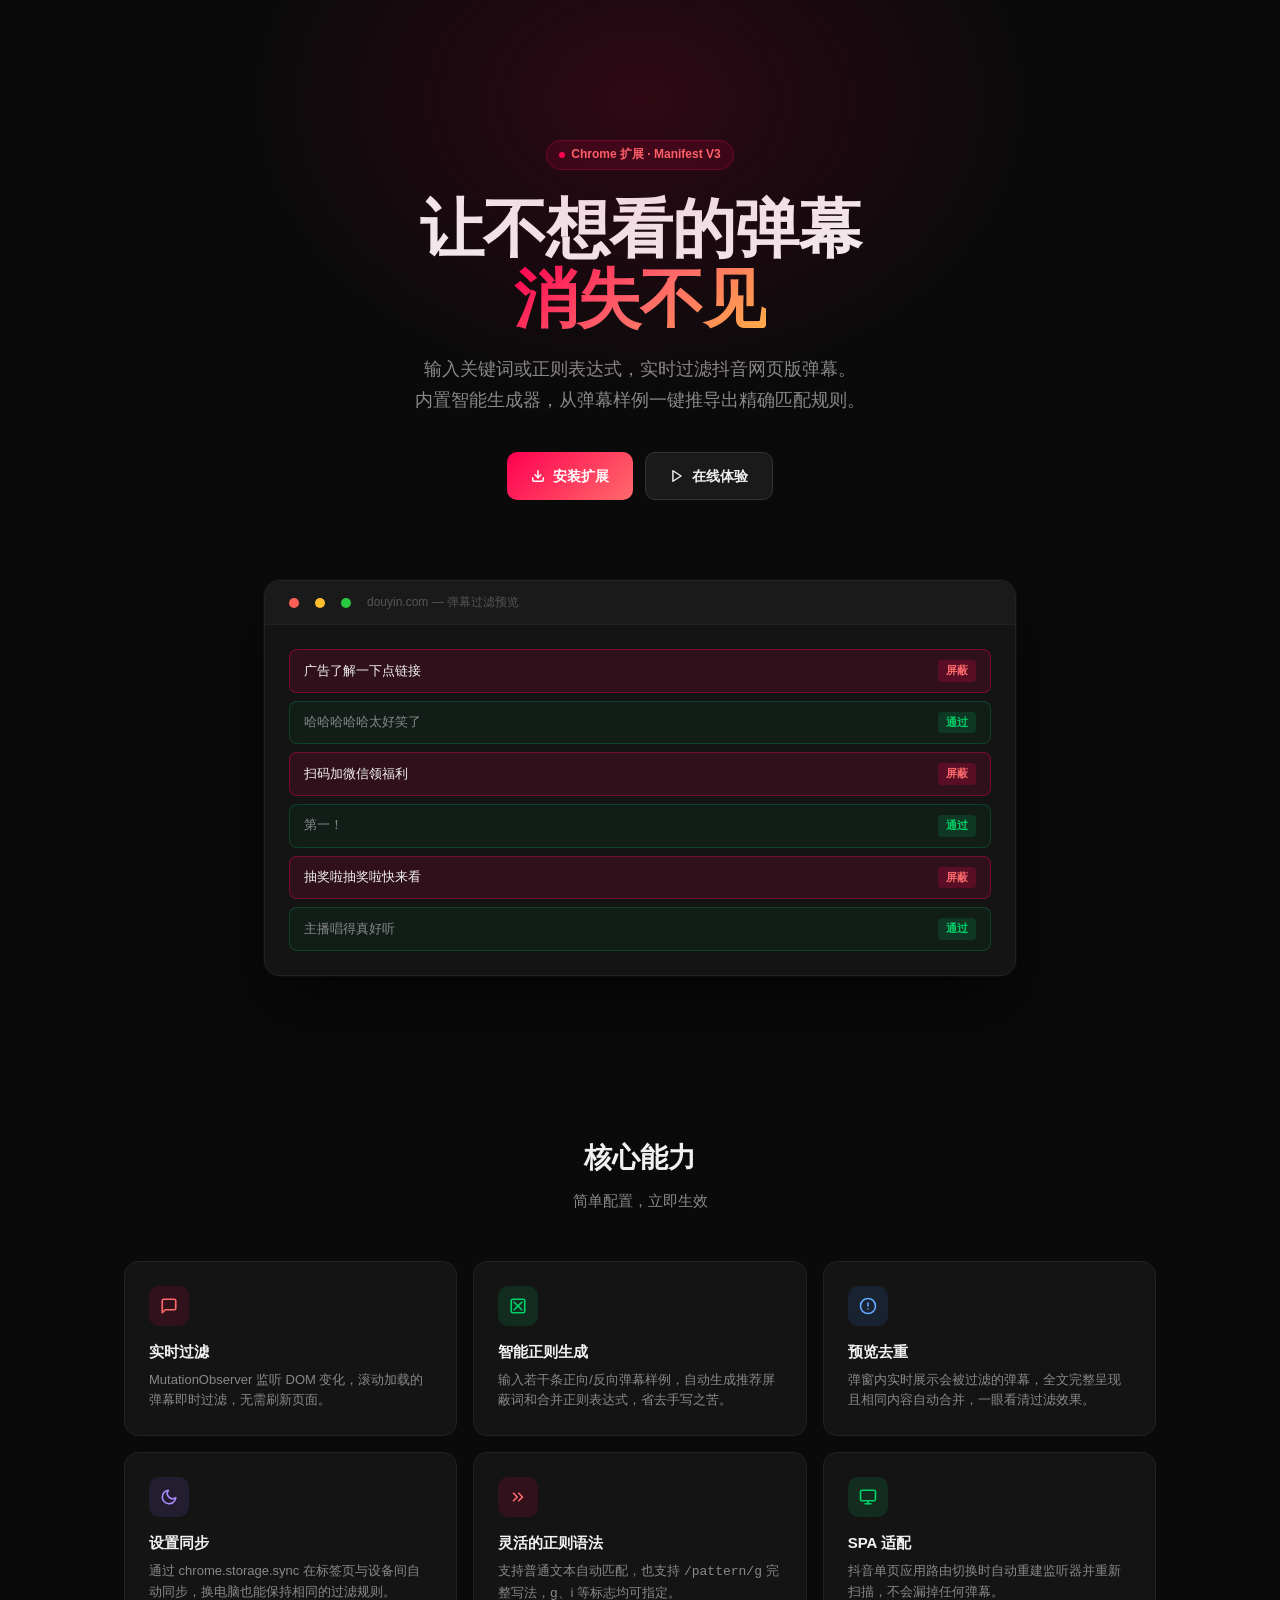
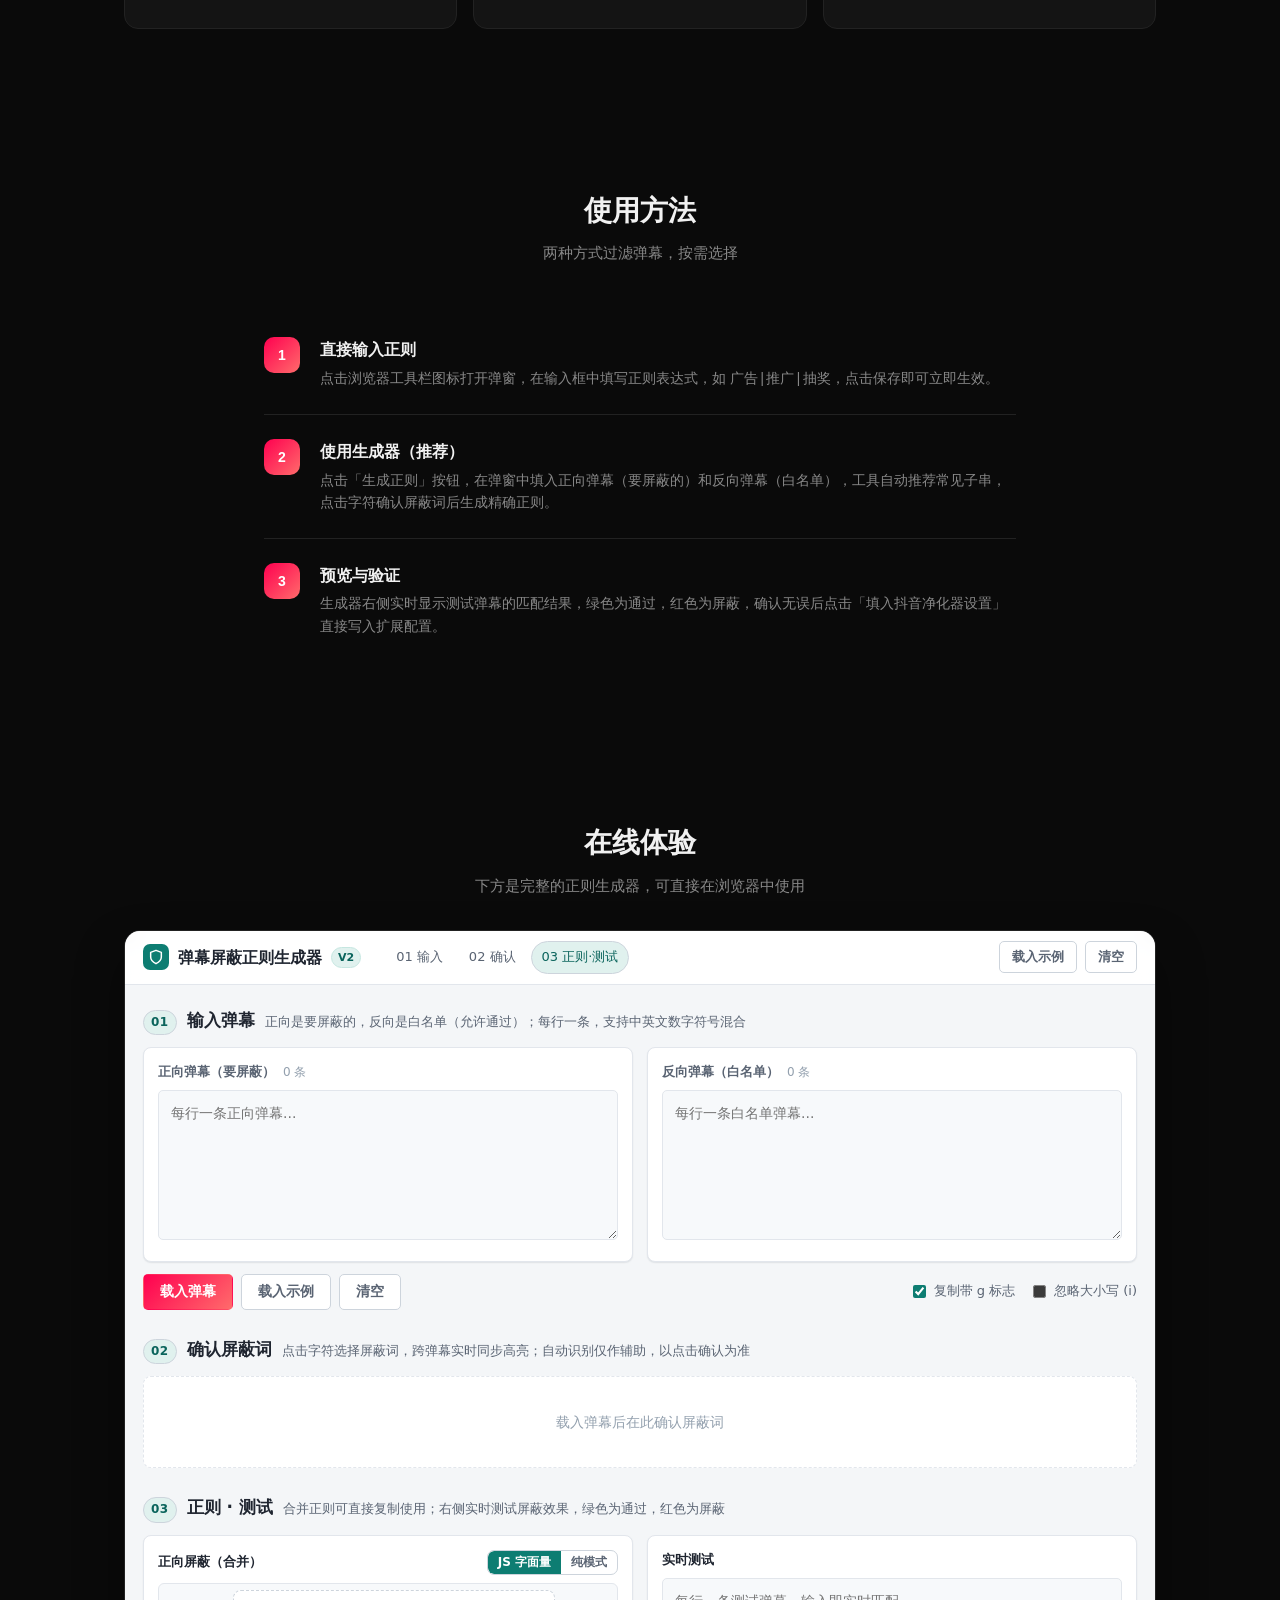
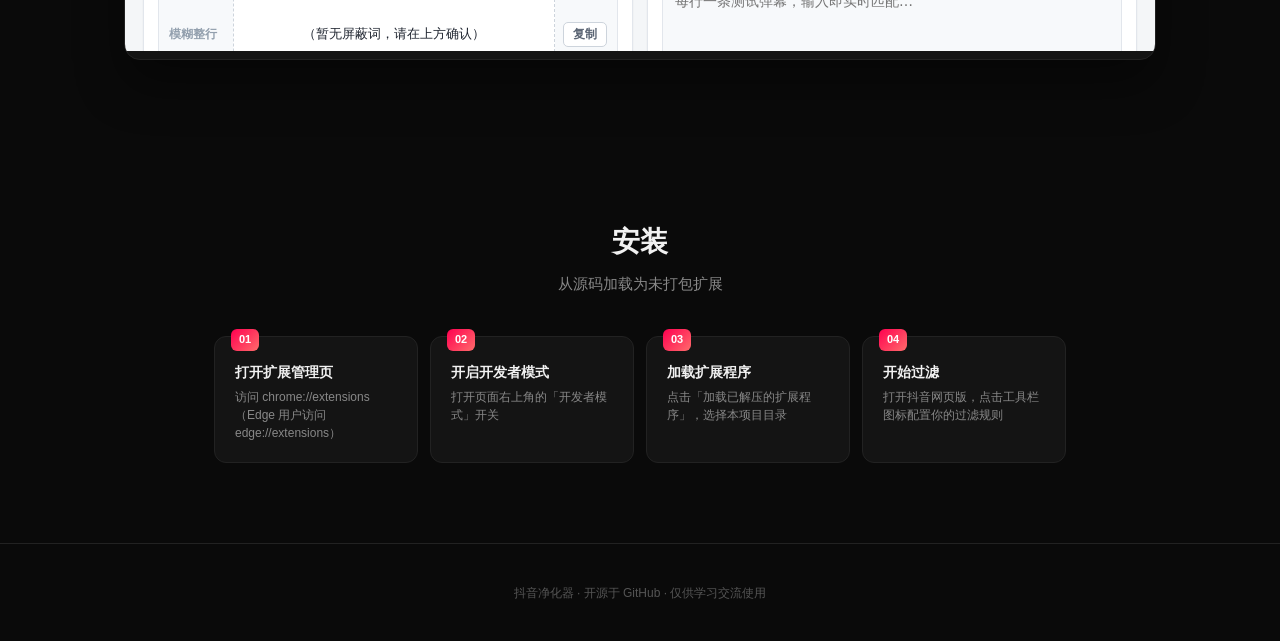
<file: index.html>
<!DOCTYPE html>
<html lang="zh-CN">
<head>
<meta charset="utf-8">
<meta name="viewport" content="width=device-width, initial-scale=1">
<meta name="color-scheme" content="dark">
<meta name="description" content="抖音净化器 — 用正则精确过滤抖音网页版弹幕，内置智能正则生成器">
<title>抖音净化器</title>
<style>
*, *::before, *::after { box-sizing: border-box; margin: 0; padding: 0; }

:root {
  --bg: #0a0a0a;
  --surface: #141414;
  --surface-2: #1a1a1a;
  --border: #222;
  --border-strong: #333;
  --text: #f1f1f1;
  --text-2: #888;
  --text-3: #555;
  --accent: #ff0050;
  --accent-2: #ff6b6b;
  --accent-soft: rgba(255,0,80,0.12);
  --success: #00d26a;
}

html { scroll-behavior: smooth; }
body {
  background: var(--bg);
  color: var(--text);
  font-family: -apple-system, BlinkMacSystemFont, 'Segoe UI', 'PingFang SC', 'Microsoft YaHei', sans-serif;
  line-height: 1.6;
  overflow-x: hidden;
  -webkit-font-smoothing: antialiased;
}



/* ── HERO ── */
.hero {
  padding: 140px 24px 80px;
  text-align: center;
  position: relative;
  overflow: hidden;
}
.hero::before {
  content: '';
  position: absolute; top: -200px; left: 50%; transform: translateX(-50%);
  width: 800px; height: 600px;
  background: radial-gradient(ellipse, rgba(255,0,80,0.15) 0%, transparent 70%);
  pointer-events: none;
}
.hero-badge {
  display: inline-flex; align-items: center; gap: 6px;
  font-size: 12px; font-weight: 600; color: var(--accent-2);
  background: var(--accent-soft); border: 1px solid rgba(255,0,80,0.25);
  padding: 4px 12px; border-radius: 999px; margin-bottom: 24px;
}
.hero-badge::before { content: ''; width: 6px; height: 6px; background: var(--accent); border-radius: 50%; }
.hero h1 {
  font-size: clamp(36px, 6vw, 64px);
  font-weight: 800; line-height: 1.1;
  letter-spacing: -1px;
  margin-bottom: 20px;
}
.hero h1 .grad {
  background: linear-gradient(135deg, #ff0050, #ff6b6b, #ffb347);
  -webkit-background-clip: text; -webkit-text-fill-color: transparent;
  background-clip: text;
}
.hero p {
  font-size: 18px; color: var(--text-2);
  max-width: 520px; margin: 0 auto 36px;
  line-height: 1.7;
}
.hero-actions { display: flex; gap: 12px; justify-content: center; flex-wrap: wrap; }
.btn {
  display: inline-flex; align-items: center; gap: 8px;
  padding: 12px 24px; border-radius: 10px;
  font-size: 14px; font-weight: 600;
  cursor: pointer; border: none;
  text-decoration: none; transition: all .15s;
}
.btn-primary { background: linear-gradient(135deg, #ff0050, #ff6b6b); color: #fff; }
.btn-primary:hover { opacity: 0.88; transform: translateY(-1px); }
.btn-secondary { background: var(--surface-2); color: var(--text); border: 1px solid var(--border-strong); }
.btn-secondary:hover { border-color: #555; transform: translateY(-1px); }

/* ── LIVE PREVIEW ── */
.live-preview {
  max-width: 800px; margin: 0 auto; padding: 0 24px 80px;
}
.preview-frame {
  background: var(--surface);
  border: 1px solid var(--border);
  border-radius: 16px;
  overflow: hidden;
  box-shadow: 0 32px 64px rgba(0,0,0,0.5), 0 0 0 1px rgba(255,255,255,0.04);
}
.preview-bar {
  display: flex; align-items: center; gap: 8px;
  padding: 12px 16px;
  background: var(--surface-2);
  border-bottom: 1px solid var(--border);
}
.dot { width: 10px; height: 10px; border-radius: 50%; }
.dot.r { background: #ff5f57; }
.dot.y { background: #ffbd2e; }
.dot.g { background: #28c940; }
.preview-bar span { margin-left: 8px; font-size: 12px; color: var(--text-3); }
.preview-content { padding: 24px; }
.preview-danmu-list { display: flex; flex-direction: column; gap: 8px; }
.danmu-item {
  display: flex; align-items: center; justify-content: space-between;
  padding: 10px 14px; border-radius: 8px; font-size: 13px;
  border: 1px solid var(--border); background: var(--surface-2);
  color: var(--text-2);
}
.danmu-item.filtered {
  border-color: rgba(255,0,80,0.35);
  background: var(--accent-soft);
  color: var(--text);
}
.danmu-item.filtered .danmu-tag {
  background: rgba(255,0,80,0.2); color: var(--accent-2);
}
.danmu-item.pass { border-color: rgba(0,210,106,0.2); background: rgba(0,210,106,0.05); color: var(--text-2); }
.danmu-item.pass .danmu-tag { background: rgba(0,210,106,0.15); color: var(--success); }
.danmu-tag {
  font-size: 11px; font-weight: 600; padding: 2px 8px;
  border-radius: 4px; flex: 0 0 auto; margin-left: 10px;
}

/* ── FEATURES ── */
.features {
  padding: 80px 24px;
  max-width: 1080px; margin: 0 auto;
}
.features h2 { font-size: 28px; font-weight: 800; margin-bottom: 8px; text-align: center; }
.features .sub { text-align: center; color: var(--text-2); font-size: 15px; margin-bottom: 48px; }
.feat-grid { display: grid; grid-template-columns: repeat(auto-fit, minmax(280px, 1fr)); gap: 16px; }
.feat-card {
  background: var(--surface);
  border: 1px solid var(--border);
  border-radius: 14px;
  padding: 24px;
  transition: border-color .2s;
}
.feat-card:hover { border-color: var(--border-strong); }
.feat-icon {
  width: 40px; height: 40px;
  border-radius: 10px;
  display: grid; place-items: center;
  margin-bottom: 14px;
  font-size: 18px;
}
.feat-icon.red    { background: var(--accent-soft); color: var(--accent-2); }
.feat-icon.green  { background: rgba(0,210,106,0.12); color: var(--success); }
.feat-icon.blue   { background: rgba(59,130,246,0.12); color: #60a5fa; }
.feat-icon.purple { background: rgba(139,92,246,0.12); color: #a78bfa; }
.feat-card h3 { font-size: 15px; font-weight: 700; margin-bottom: 6px; }
.feat-card p { font-size: 13px; color: var(--text-2); line-height: 1.6; }

/* ── WORKFLOW ── */
.workflow {
  padding: 80px 24px;
  max-width: 800px; margin: 0 auto;
}
.workflow h2 { font-size: 28px; font-weight: 800; margin-bottom: 8px; text-align: center; }
.workflow .sub { text-align: center; color: var(--text-2); font-size: 15px; margin-bottom: 48px; }
.steps { display: flex; flex-direction: column; gap: 0; }
.step {
  display: flex; gap: 20px; align-items: flex-start;
  padding: 24px 0;
  border-bottom: 1px solid var(--border);
}
.step:last-child { border-bottom: none; }
.step-num {
  flex: 0 0 36px; height: 36px;
  background: linear-gradient(135deg, #ff0050, #ff6b6b);
  border-radius: 10px;
  display: grid; place-items: center;
  font-size: 14px; font-weight: 800; color: #fff;
}
.step-body h3 { font-size: 16px; font-weight: 700; margin-bottom: 4px; }
.step-body p { font-size: 14px; color: var(--text-2); line-height: 1.6; }

/* ── DEMO IFRAME ── */
.demo {
  padding: 80px 24px;
  max-width: 1080px; margin: 0 auto;
}
.demo h2 { font-size: 28px; font-weight: 800; margin-bottom: 8px; text-align: center; }
.demo .sub { text-align: center; color: var(--text-2); font-size: 15px; margin-bottom: 32px; }
.demo-frame {
  background: var(--surface);
  border: 1px solid var(--border);
  border-radius: 16px;
  overflow: hidden;
  box-shadow: 0 24px 48px rgba(0,0,0,0.4);
}
.demo-frame iframe { width: 100%; height: 720px; border: none; background: var(--bg); }

/* ── INSTALL ── */
.install {
  padding: 80px 24px;
  max-width: 900px; margin: 0 auto;
}
.install h2 { font-size: 28px; font-weight: 800; margin-bottom: 8px; text-align: center; }
.install .sub { text-align: center; color: var(--text-2); font-size: 15px; margin-bottom: 40px; }
.install-grid { display: grid; grid-template-columns: repeat(auto-fit, minmax(180px, 1fr)); gap: 12px; }
.inst-card {
  background: var(--surface);
  border: 1px solid var(--border);
  border-radius: 12px;
  padding: 20px;
  position: relative;
}
.inst-card::before {
  content: attr(data-step);
  position: absolute; top: -8px; left: 16px;
  background: linear-gradient(135deg, #ff0050, #ff6b6b);
  color: #fff; font-size: 11px; font-weight: 800;
  padding: 2px 8px; border-radius: 6px;
}
.inst-card h3 { font-size: 14px; font-weight: 700; margin-bottom: 4px; margin-top: 4px; }
.inst-card p { font-size: 12px; color: var(--text-2); line-height: 1.5; }

/* ── FOOTER ── */
footer {
  text-align: center; padding: 40px 24px;
  font-size: 12px; color: var(--text-3);
  border-top: 1px solid var(--border);
}

/* ── RESPONSIVE ── */
@media (max-width: 640px) {
  .hero { padding: 120px 20px 60px; }
  .hero h1 { font-size: 32px; }
  .feat-grid { grid-template-columns: 1fr; }
}
</style>
</head>
<body>

<!-- HERO -->
<section class="hero">
  <div class="hero-badge">Chrome 扩展 · Manifest V3</div>
  <h1>让不想看的弹幕<br><span class="grad">消失不见</span></h1>
  <p>输入关键词或正则表达式，实时过滤抖音网页版弹幕。<br>内置智能生成器，从弹幕样例一键推导出精确匹配规则。</p>
  <div class="hero-actions">
    <a href="#install" class="btn btn-primary">
      <svg width="14" height="14" viewBox="0 0 24 24" fill="none" stroke="currentColor" stroke-width="2.5" stroke-linecap="round" stroke-linejoin="round"><path d="M21 15v4a2 2 0 0 1-2 2H5a2 2 0 0 1-2-2v-4"/><polyline points="7 10 12 15 17 10"/><line x1="12" y1="15" x2="12" y2="3"/></svg>
      安装扩展
    </a>
    <a href="#demo" class="btn btn-secondary">
      <svg width="14" height="14" viewBox="0 0 24 24" fill="none" stroke="currentColor" stroke-width="2.5" stroke-linecap="round" stroke-linejoin="round"><polygon points="5 3 19 12 5 21 5 3"/></svg>
      在线体验
    </a>
  </div>
</section>

<!-- LIVE PREVIEW ANIMATION -->
<section class="live-preview">
  <div class="preview-frame">
    <div class="preview-bar">
      <span class="dot r"></span><span class="dot y"></span><span class="dot g"></span>
      <span>douyin.com — 弹幕过滤预览</span>
    </div>
    <div class="preview-content">
      <div class="preview-danmu-list" id="previewDanmu">
        <!-- populated by JS -->
      </div>
    </div>
  </div>
</section>

<!-- FEATURES -->
<section class="features" id="features">
  <h2>核心能力</h2>
  <p class="sub">简单配置，立即生效</p>
  <div class="feat-grid">
    <div class="feat-card">
      <div class="feat-icon red">
        <svg width="18" height="18" viewBox="0 0 24 24" fill="none" stroke="currentColor" stroke-width="2.2" stroke-linecap="round" stroke-linejoin="round"><path d="M21 15a2 2 0 0 1-2 2H7l-4 4V5a2 2 0 0 1 2-2h14a2 2 0 0 1 2 2z"/></svg>
      </div>
      <h3>实时过滤</h3>
      <p>MutationObserver 监听 DOM 变化，滚动加载的弹幕即时过滤，无需刷新页面。</p>
    </div>
    <div class="feat-card">
      <div class="feat-icon green">
        <svg width="18" height="18" viewBox="0 0 24 24" fill="none" stroke="currentColor" stroke-width="2.2" stroke-linecap="round" stroke-linejoin="round"><rect x="3" y="3" width="18" height="18" rx="2"/><line x1="7" y1="7" x2="17" y2="17"/><line x1="17" y1="7" x2="7" y2="17"/></svg>
      </div>
      <h3>智能正则生成</h3>
      <p>输入若干条正向/反向弹幕样例，自动生成推荐屏蔽词和合并正则表达式，省去手写之苦。</p>
    </div>
    <div class="feat-card">
      <div class="feat-icon blue">
        <svg width="18" height="18" viewBox="0 0 24 24" fill="none" stroke="currentColor" stroke-width="2.2" stroke-linecap="round" stroke-linejoin="round"><circle cx="12" cy="12" r="10"/><line x1="12" y1="8" x2="12" y2="12"/><line x1="12" y1="16" x2="12.01" y2="16"/></svg>
      </div>
      <h3>预览去重</h3>
      <p>弹窗内实时展示会被过滤的弹幕，全文完整呈现且相同内容自动合并，一眼看清过滤效果。</p>
    </div>
    <div class="feat-card">
      <div class="feat-icon purple">
        <svg width="18" height="18" viewBox="0 0 24 24" fill="none" stroke="currentColor" stroke-width="2.2" stroke-linecap="round" stroke-linejoin="round"><path d="M21 12.79A9 9 0 1 1 11.21 3 7 7 0 0 0 21 12.79z"/></svg>
      </div>
      <h3>设置同步</h3>
      <p>通过 chrome.storage.sync 在标签页与设备间自动同步，换电脑也能保持相同的过滤规则。</p>
    </div>
    <div class="feat-card">
      <div class="feat-icon red">
        <svg width="18" height="18" viewBox="0 0 24 24" fill="none" stroke="currentColor" stroke-width="2.2" stroke-linecap="round" stroke-linejoin="round"><polyline points="13 17 18 12 13 7"/><polyline points="6 17 11 12 6 7"/></svg>
      </div>
      <h3>灵活的正则语法</h3>
      <p>支持普通文本自动匹配，也支持 <code>/pattern/g</code> 完整写法，g、i 等标志均可指定。</p>
    </div>
    <div class="feat-card">
      <div class="feat-icon green">
        <svg width="18" height="18" viewBox="0 0 24 24" fill="none" stroke="currentColor" stroke-width="2.2" stroke-linecap="round" stroke-linejoin="round"><rect x="2" y="3" width="20" height="14" rx="2"/><line x1="8" y1="21" x2="16" y2="21"/><line x1="12" y1="17" x2="12" y2="21"/></svg>
      </div>
      <h3>SPA 适配</h3>
      <p>抖音单页应用路由切换时自动重建监听器并重新扫描，不会漏掉任何弹幕。</p>
    </div>
  </div>
</section>

<!-- WORKFLOW -->
<section class="workflow">
  <h2>使用方法</h2>
  <p class="sub">两种方式过滤弹幕，按需选择</p>
  <div class="steps">
    <div class="step">
      <div class="step-num">1</div>
      <div class="step-body">
        <h3>直接输入正则</h3>
        <p>点击浏览器工具栏图标打开弹窗，在输入框中填写正则表达式，如 <code>广告|推广|抽奖</code>，点击保存即可立即生效。</p>
      </div>
    </div>
    <div class="step">
      <div class="step-num">2</div>
      <div class="step-body">
        <h3>使用生成器（推荐）</h3>
        <p>点击「生成正则」按钮，在弹窗中填入正向弹幕（要屏蔽的）和反向弹幕（白名单），工具自动推荐常见子串，点击字符确认屏蔽词后生成精确正则。</p>
      </div>
    </div>
    <div class="step">
      <div class="step-num">3</div>
      <div class="step-body">
        <h3>预览与验证</h3>
        <p>生成器右侧实时显示测试弹幕的匹配结果，绿色为通过，红色为屏蔽，确认无误后点击「填入抖音净化器设置」直接写入扩展配置。</p>
      </div>
    </div>
  </div>
</section>

<!-- DEMO -->
<section class="demo" id="demo">
  <h2>在线体验</h2>
  <p class="sub">下方是完整的正则生成器，可直接在浏览器中使用</p>
  <div class="demo-frame">
    <iframe src="generator.html" title="弹幕屏蔽正则生成器"></iframe>
  </div>
</section>

<!-- INSTALL -->
<section class="install" id="install">
  <h2>安装</h2>
  <p class="sub">从源码加载为未打包扩展</p>
  <div class="install-grid">
    <div class="inst-card" data-step="01">
      <h3>打开扩展管理页</h3>
      <p>访问 chrome://extensions<br>（Edge 用户访问 edge://extensions）</p>
    </div>
    <div class="inst-card" data-step="02">
      <h3>开启开发者模式</h3>
      <p>打开页面右上角的「开发者模式」开关</p>
    </div>
    <div class="inst-card" data-step="03">
      <h3>加载扩展程序</h3>
      <p>点击「加载已解压的扩展程序」，选择本项目目录</p>
    </div>
    <div class="inst-card" data-step="04">
      <h3>开始过滤</h3>
      <p>打开抖音网页版，点击工具栏图标配置你的过滤规则</p>
    </div>
  </div>
</section>

<footer>
  <p>抖音净化器 · 开源于 GitHub · 仅供学习交流使用</p>
</footer>

<script>
// Hero animated preview
const DANMU = [
  { text: '主播唱得真好听', filter: false },
  { text: '广告了解一下点链接', filter: true },
  { text: '哈哈哈哈哈太好笑了', filter: false },
  { text: '扫码加微信领福利', filter: true },
  { text: '第一！', filter: false },
  { text: '抽奖啦抽奖啦快来看', filter: true },
];
const container = document.getElementById('previewDanmu');
let idx = 0;
function render() {
  container.innerHTML = '';
  const start = idx;
  for (let i = 0; i < 6; i++) {
    const d = DANMU[(start + i) % DANMU.length];
    const el = document.createElement('div');
    el.className = 'danmu-item' + (d.filter ? ' filtered' : ' pass');
    el.innerHTML = `<span>${d.text}</span><span class="danmu-tag">${d.filter ? '屏蔽' : '通过'}</span>`;
    container.appendChild(el);
  }
  idx = (idx + 1) % DANMU.length;
}
render();
setInterval(render, 1800);
</script>
</body>
</html>
</file>
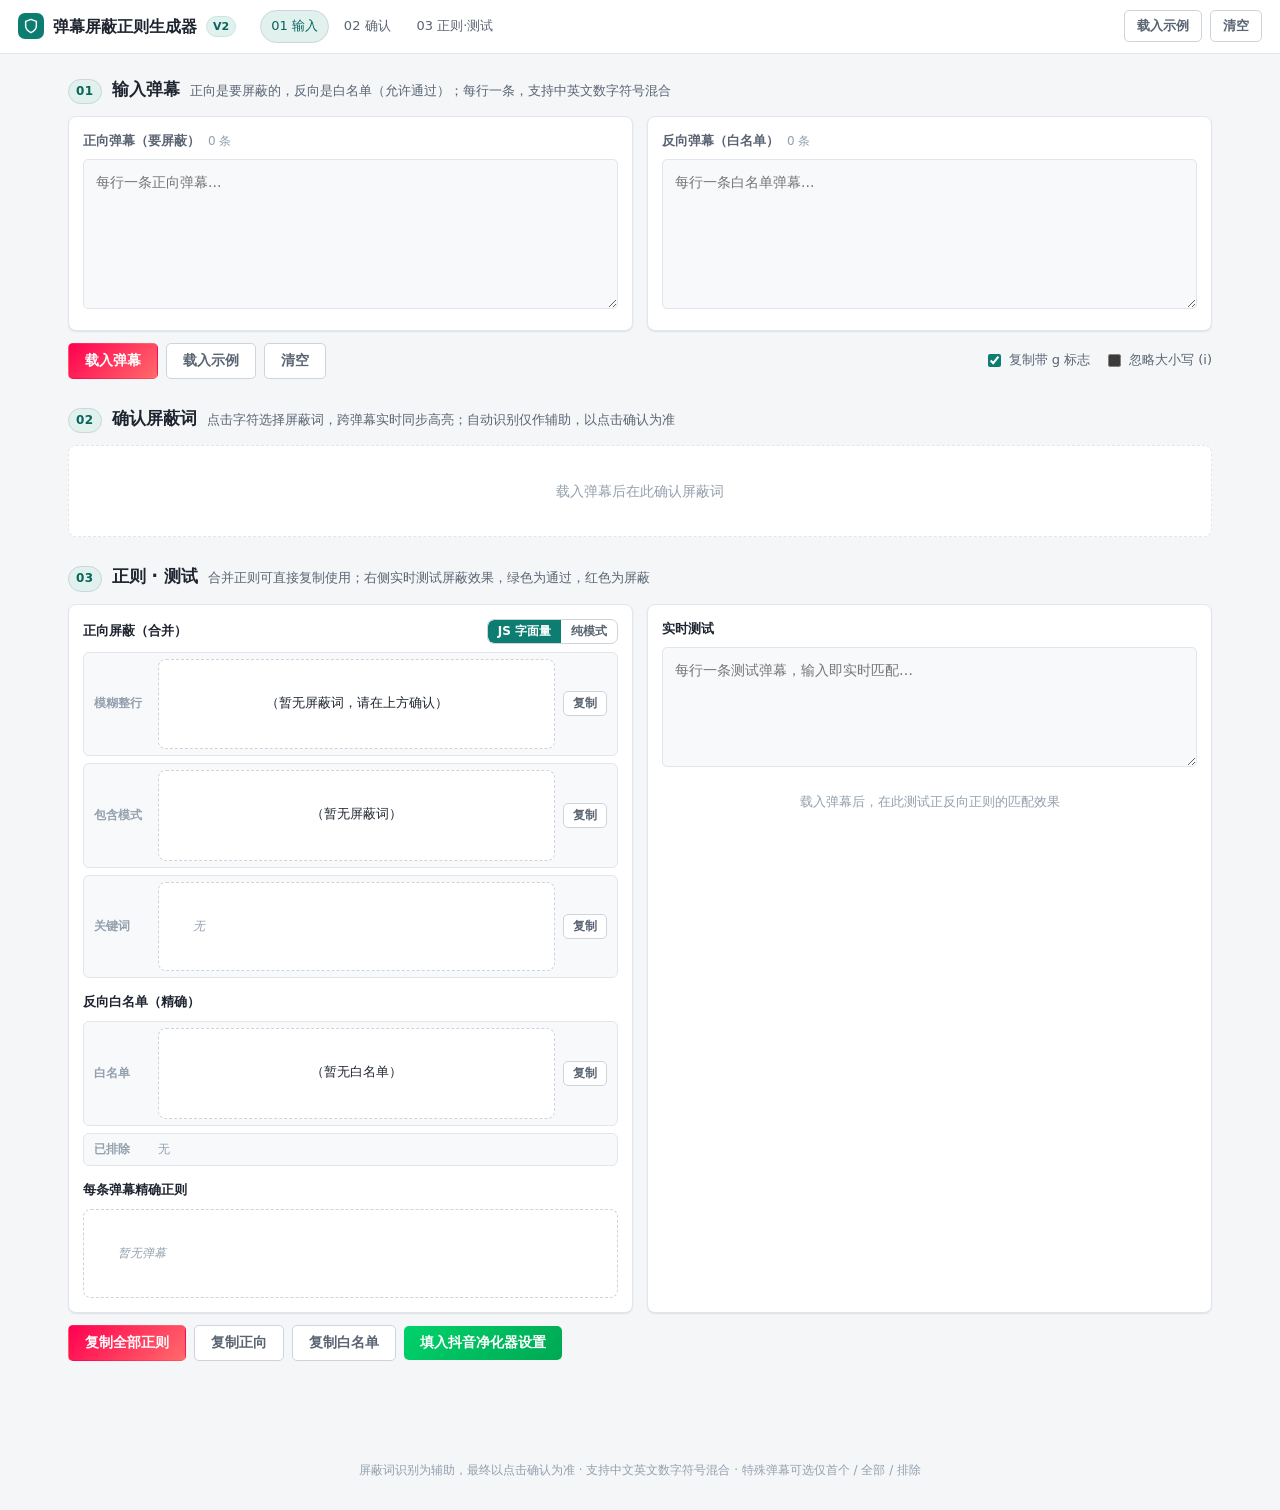
<file: generator.html>
﻿<!DOCTYPE html>
<html lang="zh-CN">
<head>
<meta charset="utf-8">
<meta name="viewport" content="width=device-width, initial-scale=1">
<meta name="color-scheme" content="dark">
<title>弹幕屏蔽正则生成器</title>
<link rel="stylesheet" href="generator_styles.css">
<style>
  :root {
    --bg: #0f0f0f;
    --surface: #1a1a1a;
    --surface-2: #141414;
    --border: #2a2a2a;
    --border-strong: #333;
    --text: #f1f1f1;
    --text-2: #888;
    --text-3: #555;
    --accent: #ff0050;
    --accent-2: #ff6b6b;
    --accent-soft: rgba(255,0,80,0.1);
    --danger: #ff6b6b;
    --danger-soft: rgba(255,107,107,0.08);
    --success: #00d26a;
    --success-soft: rgba(0,210,106,0.08);
  }
  body { background: var(--bg); color: var(--text); }
  textarea { background: var(--surface-2); color: var(--text); }
  .btn.primary { background: linear-gradient(135deg, #ff0050, #ff6b6b); color: #fff; border-color: transparent; }
  .btn.primary:hover { opacity: 0.88; }
  .btn.ghost { background: var(--surface); color: var(--text-2); border-color: var(--border-strong); }
  .btn.ghost:hover { color: var(--text); border-color: #555; }
  .icopy { background: var(--surface); color: var(--text-2); border-color: var(--border-strong); }
  .icopy:hover { color: var(--accent-2); border-color: var(--accent); background: var(--accent-soft); }
  .fmt-toggle button.active { background: var(--accent); color: #fff; }
  .seg.active { background: var(--accent); color: #fff; }
  .char { background: var(--surface); color: var(--text); border-color: var(--border); }
  .char:hover { border-color: var(--accent); background: var(--accent-soft); }
  .char.sel { background: var(--accent); color: #fff; border-color: var(--accent); }
  .char.x { color: var(--text-3); }
  .trow.blocked { background: var(--danger-soft); }
  .trow.passed { background: var(--success-soft); }
  .rl { background: var(--surface-2); }
  .perrow { background: var(--surface-2); }
  .toast { background: #1f2530; color: #fff; }
  .steps a.active { color: var(--accent-2); background: var(--accent-soft); }
  .section-head .stepnum { color: var(--accent-2); background: var(--accent-soft); }
  .chip { background: var(--surface); border-color: var(--border); color: var(--text); }
  .chip-suggest .chip { background: var(--surface-2); border-color: var(--border); color: var(--text-2); }
  .row-ctrl .seg.active { background: var(--accent); color: #fff; }
  .js-fill-config { background: linear-gradient(135deg, #00d26a, #00a854); color: #fff; border: none; }
  .js-fill-config:hover { opacity: 0.85; }

  /* topbar adapts to theme via CSS variables */
  .topbar { background: rgba(15,15,15,.92); border-bottom-color: var(--border); }
  .steps a.active { border-color: var(--border-strong); }
  .section-head .stepnum { border-color: var(--border-strong); }
  /* light-mode override for users with system light preference */
  @media (prefers-color-scheme: light) {
    :root {
      --bg: #f4f6f8; --surface: #ffffff; --surface-2: #f7f9fb;
      --border: #e2e6ec; --border-strong: #cdd4dc;
      --text: #1f2530; --text-2: #5a6473; --text-3: #93a0ae;
      --accent: #0d7d72; --accent-2: #0a645c; --accent-soft: #e0f1ee;
      --danger: #c6373a; --danger-soft: #fbe6e5;
      --success: #138a52; --success-soft: #e3f4ea;
    }
    .topbar { background: rgba(255,255,255,.92); }
    textarea { background: var(--surface-2); color: var(--text); }
    .btn.primary { background: linear-gradient(135deg,#ff0050,#ff6b6b); color:#fff; }
    .btn.ghost { background: var(--surface); color: var(--text-2); border-color: var(--border-strong); }
    .icopy { background: var(--surface); color: var(--text-2); border-color: var(--border-strong); }
    .char { background: var(--surface); color: var(--text); border-color: var(--border); }
    .char.sel { background: var(--accent); color: #fff; }
    .trow.blocked { background: var(--danger-soft); }
    .trow.passed { background: var(--success-soft); }
    .rl,.perrow { background: var(--surface-2); }
    .chip { background: var(--surface); border-color: var(--border); color: var(--text); }
    .chip-suggest .chip { background: var(--surface-2); }
    .row-ctrl .seg.active { background: var(--accent); color:#fff; }
    #confirmEmpty { border-color: var(--border); }
  }
</style>
</head>
<body>
<header class="topbar">
  <div class="brand">
    <span class="logo" aria-hidden="true">
      <svg width="16" height="16" viewBox="0 0 24 24" fill="none" stroke="currentColor" stroke-width="2.2" stroke-linecap="round" stroke-linejoin="round"><path d="M12 22s8-4 8-10V5l-8-3-8 3v7c0 6 8 10 8 10z"/></svg>
    </span>
    <h1>弹幕屏蔽正则生成器</h1>
    <span class="vbadge">V2</span>
  </div>
  <nav class="steps">
    <a href="#step-input">01 输入</a>
    <a href="#step-confirm">02 确认</a>
    <a href="#step-regex">03 正则·测试</a>
  </nav>
  <div class="topbar-actions">
    <button id="btnExample" class="btn ghost sm">载入示例</button>
    <button id="btnClear" class="btn ghost sm">清空</button>
  </div>
</header>

<main>
  <section id="step-input" class="section">
    <div class="section-head">
      <span class="stepnum">01</span>
      <h2>输入弹幕</h2>
      <p class="section-sub">正向是要屏蔽的，反向是白名单（允许通过）；每行一条，支持中英文数字符号混合</p>
    </div>
    <div class="grid-2">
      <div class="panel">
        <label>正向弹幕（要屏蔽）<span class="count" id="posCount">0 条</span></label>
        <textarea id="posInput" placeholder="每行一条正向弹幕..."></textarea>
      </div>
      <div class="panel">
        <label>反向弹幕（白名单）<span class="count" id="negCount">0 条</span></label>
        <textarea id="negInput" placeholder="每行一条白名单弹幕..."></textarea>
      </div>
    </div>
    <div class="toolbar">
      <button id="btnLoad" class="btn primary">载入弹幕</button>
      <button id="btnLoadExample" class="btn ghost">载入示例</button>
      <button id="btnClearAll" class="btn ghost">清空</button>
      <div class="flags-inline">
        <label class="chk"><input type="checkbox" id="flagG" checked> 复制带 g 标志</label>
        <label class="chk"><input type="checkbox" id="flagI"> 忽略大小写 (i)</label>
      </div>
    </div>
  </section>

  <section id="step-confirm" class="section">
    <div class="section-head">
      <span class="stepnum">02</span>
      <h2>确认屏蔽词</h2>
      <p class="section-sub">点击字符选择屏蔽词，跨弹幕实时同步高亮；自动识别仅作辅助，以点击确认为准</p>
    </div>
    <div class="empty" id="confirmEmpty">载入弹幕后在此确认屏蔽词</div>
    <div id="confirmWork" hidden>
      <div class="chips-row">
        <span class="chips-label">屏蔽词</span>
        <div id="shieldChips" class="chips"></div>
        <div class="chips-actions"><button id="btnUndo" class="btn ghost xs">撤销</button></div>
      </div>
      <div class="chips-row">
        <span class="chips-label">建议</span>
        <div id="suggestChips" class="chips chips-suggest"></div>
      </div>
      <div id="danmakuRows" class="rows"></div>
    </div>
  </section>

  <section id="step-regex" class="section">
    <div class="section-head">
      <span class="stepnum">03</span>
      <h2>正则 · 测试</h2>
      <p class="section-sub">合并正则可直接复制使用；右侧实时测试屏蔽效果，绿色为通过，红色为屏蔽</p>
    </div>
    <div class="grid-2">
      <div class="panel regex-panel">
        <div class="panel-head">
          <h3>正向屏蔽（合并）</h3>
          <div class="fmt-toggle">
            <button data-fmt="js" class="seg active">JS 字面量</button>
            <button data-fmt="pattern" class="seg">纯模式</button>
          </div>
        </div>
        <div class="regex-block">
          <div class="rl"><span class="rl-label">模糊整行</span><code id="rgxFull" class="code"></code><button class="icopy" data-copy-target="rgxFull">复制</button></div>
          <div class="rl"><span class="rl-label">包含模式</span><code id="rgxPattern" class="code"></code><button class="icopy" data-copy-target="rgxPattern">复制</button></div>
          <div class="rl"><span class="rl-label">关键词</span><span id="rgxKeywords" class="kwlist"></span><button class="icopy" data-copy-target="rgxKeywords">复制</button></div>
        </div>
        <div class="panel-head"><h3>反向白名单（精确）</h3></div>
        <div class="regex-block">
          <div class="rl"><span class="rl-label">白名单</span><code id="rgxAllow" class="code"></code><button class="icopy" data-copy-target="rgxAllow">复制</button></div>
          <div class="rl"><span class="rl-label">已排除</span><span id="allowExtra" class="kwlist muted"></span></div>
        </div>
        <div class="panel-head"><h3>每条弹幕精确正则</h3></div>
        <div id="perList" class="perlist"></div>
      </div>
      <div class="panel test-panel">
        <div class="panel-head"><h3>实时测试</h3></div>
        <textarea id="testInput" placeholder="每行一条测试弹幕，输入即实时匹配…"></textarea>
        <div class="test-summary" id="testSummary"></div>
        <div id="testResults" class="test-results"></div>
      </div>
    </div>
    <div class="toolbar">
      <button id="btnCopyAll" class="btn primary">复制全部正则</button>
      <button id="btnCopyBlock" class="btn ghost">复制正向</button>
      <button id="btnCopyAllow" class="btn ghost">复制白名单</button>
      <button id="btnFillConfig" class="btn js-fill-config">填入抖音净化器设置</button>
    </div>
  </section>
</main>

<footer>屏蔽词识别为辅助，最终以点击确认为准 · 支持中文英文数字符号混合 · 特殊弹幕可选仅首个 / 全部 / 排除</footer>

<div id="toast" class="toast" hidden></div>

<script src="core.js"></script>
<script src="generator_app.js"></script>
</body>
</html>
</file>
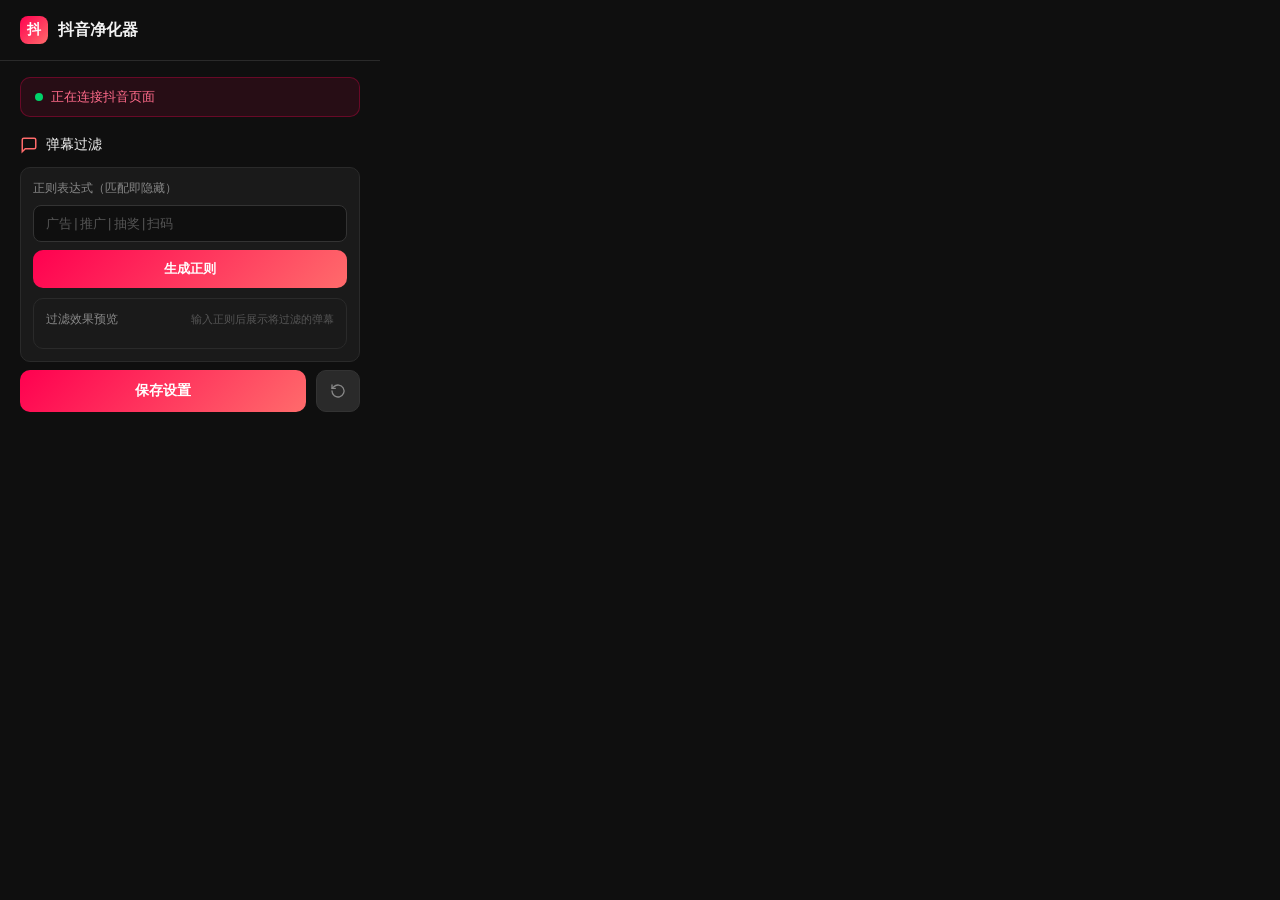
<file: popup.html>
<!DOCTYPE html>
<html lang="zh-CN">
<head>
  <meta charset="UTF-8">
  <meta name="viewport" content="width=device-width, initial-scale=1.0">
  <style>
    * { margin: 0; padding: 0; box-sizing: border-box; }
    body {
      width: 380px;
      background: #0f0f0f;
      color: #f1f1f1;
      font-family: -apple-system, BlinkMacSystemFont, 'Segoe UI', sans-serif;
      overflow-x: hidden;
    }

    .header {
      display: flex;
      align-items: center;
      justify-content: space-between;
      padding: 16px 20px;
      border-bottom: 1px solid #2a2a2a;
    }
    .header-left {
      display: flex;
      align-items: center;
      gap: 10px;
      min-width: 0;
    }
    .logo {
      width: 28px;
      height: 28px;
      background: linear-gradient(135deg, #ff0050, #ff6b6b);
      border-radius: 8px;
      display: flex;
      align-items: center;
      justify-content: center;
      font-size: 14px;
      font-weight: bold;
      color: #fff;
      flex: 0 0 auto;
    }
    .title {
      font-size: 16px;
      font-weight: 600;
      letter-spacing: 0;
      white-space: nowrap;
      overflow: hidden;
      text-overflow: ellipsis;
    }

    .toggle {
      position: relative;
      display: inline-block;
      width: 44px;
      height: 24px;
      flex: 0 0 auto;
    }
    .toggle input {
      opacity: 0;
      width: 0;
      height: 0;
    }
    /* toggles hidden visually but still functional */
    .toggle-slider {
      position: absolute;
      width: 0; height: 0;
      overflow: hidden;
      opacity: 0;
      pointer-events: none;
    }
    .toggle-slider::before { display: none; }

    .content {
      padding: 16px 20px 20px;
    }

    .status-bar {
      background: rgba(255, 0, 80, 0.1);
      border: 1px solid rgba(255, 0, 80, 0.3);
      border-radius: 10px;
      padding: 10px 14px;
      margin-bottom: 16px;
      font-size: 13px;
      color: #ff6b8a;
      display: flex;
      align-items: center;
      gap: 8px;
      min-height: 38px;
    }
    .status-bar.off {
      background: rgba(140, 140, 140, 0.12);
      border-color: #333;
      color: #999;
    }
    .status-dot {
      width: 8px;
      height: 8px;
      background: #00d26a;
      border-radius: 50%;
      display: inline-block;
      flex: 0 0 auto;
    }
    .status-dot.off {
      background: #666;
    }

    .section-header {
      display: flex;
      align-items: center;
      justify-content: space-between;
      margin-bottom: 10px;
    }
    .section-title {
      display: flex;
      align-items: center;
      gap: 8px;
      font-size: 14px;
      font-weight: 500;
    }
    .section-icon {
      width: 18px;
      height: 18px;
      stroke-width: 2;
      color: #ff6b6b;
    }



    .input-box {
      background: #1a1a1a;
      border: 1px solid #2a2a2a;
      border-radius: 10px;
      padding: 12px;
    }
    .input-label {
      font-size: 12px;
      color: #888;
      margin-bottom: 8px;
    }
    .input-field {
      width: 100%;
      background: #0f0f0f;
      border: 1px solid #333;
      border-radius: 8px;
      padding: 10px 12px;
      color: #f1f1f1;
      font-size: 13px;
      outline: none;
      font-family: Consolas, Menlo, monospace;
      transition: border-color 0.2s;
    }
    .input-field:focus {
      border-color: #ff0050;
    }
    .input-field.invalid {
      border-color: #ff6b6b;
    }
    .input-field::placeholder {
      color: #555;
    }

    .preview-box {
      background: #1a1a1a;
      border: 1px solid #2a2a2a;
      border-radius: 10px;
      padding: 12px;
      margin-top: 10px;
    }
    .preview-head {
      display: flex;
      align-items: center;
      justify-content: space-between;
      gap: 8px;
      margin-bottom: 8px;
    }
    .preview-title {
      font-size: 12px;
      color: #888;
    }
    .preview-note {
      font-size: 11px;
      color: #555;
      font-family: Consolas, Menlo, monospace;
      white-space: nowrap;
      overflow: hidden;
      text-overflow: ellipsis;
    }
    .preview-note.error {
      color: #ff6b6b;
    }
    .preview-list {
      display: grid;
      grid-template-columns: 1fr 1fr;
      gap: 6px;
      max-height: 260px;
      overflow-y: auto;
    }
    .preview-empty {
      padding: 10px;
      border: 1px dashed #2a2a2a;
      border-radius: 6px;
      font-size: 12px;
      color: #666;
      text-align: center;
    }
    .preview-item {
      display: flex;
      align-items: flex-start;
      gap: 6px;
      padding: 6px 8px;
      background: #0f0f0f;
      border: 1px solid #2a2a2a;
      border-radius: 6px;
      font-size: 12px;
      color: #8a8a8a;
      transition: border-color 0.15s, color 0.15s;
    }
    .preview-item.hit {
      border-color: rgba(255, 0, 80, 0.5);
      color: #f1f1f1;
    }
    .preview-text {
      flex: 1;
      min-width: 0;
      word-break: break-word;
      overflow-wrap: anywhere;
      line-height: 1.4;
    }
    .preview-badge {
      flex: 0 0 auto;
      padding: 2px 6px;
      border-radius: 4px;
      background: #2a2a2a;
      color: #888;
      font-size: 10px;
    }
    .preview-item.hit .preview-badge {
      background: rgba(255, 0, 80, 0.18);
      color: #ff6b8a;
    }

    .footer {
      display: flex;
      gap: 10px;
      margin-top: 8px;
    }
    .btn-save {
      flex: 1;
      background: linear-gradient(135deg, #ff0050, #ff6b6b);
      border: none;
      border-radius: 10px;
      padding: 12px;
      color: #fff;
      font-size: 14px;
      font-weight: 600;
      cursor: pointer;
      transition: opacity 0.15s;
    }
    .btn-save:hover {
      opacity: 0.9;
    }
    .btn-reset {
      width: 44px;
      background: #2a2a2a;
      border: 1px solid #333;
      border-radius: 10px;
      color: #888;
      cursor: pointer;
      display: flex;
      align-items: center;
      justify-content: center;
      transition: background 0.15s;
    }
    .btn-reset:hover {
      background: #333;
      color: #f1f1f1;
    }
    .btn-reset svg {
      width: 16px;
      height: 16px;
    }
    .btn-gen {
      width: 100%;
      margin-top: 8px;
      background: linear-gradient(135deg, #ff0050, #ff6b6b);
      border: none;
      border-radius: 10px;
      padding: 10px;
      color: #fff;
      font-size: 13px;
      font-weight: 600;
      cursor: pointer;
      transition: opacity 0.15s;
    }
    .btn-gen:hover {
      opacity: 0.88;
    }
  </style>
</head>
<body>
  <div class="header">
    <div class="header-left">
      <div class="logo">抖</div>
      <span class="title">抖音净化器</span>
    </div>
    <label class="toggle" title="启用或禁用全部过滤">
      <input type="checkbox" id="master-toggle">
      <span class="toggle-slider"></span>
    </label>
  </div>

  <div class="content">
    <div class="status-bar" id="status-bar">
      <span class="status-dot" id="status-dot"></span>
      <span id="status-text">正在连接抖音页面</span>
    </div>

    <div class="section-header">
      <div class="section-title">
        <svg class="section-icon" viewBox="0 0 24 24" fill="none" stroke="currentColor">
          <path d="M21 15a2 2 0 0 1-2 2H7l-4 4V5a2 2 0 0 1 2-2h14a2 2 0 0 1 2 2z"/>
        </svg>
        弹幕过滤
      </div>
      <label class="toggle toggle-small" title="启用或禁用弹幕过滤">
        <input type="checkbox" id="danmu-toggle">
        <span class="toggle-slider"></span>
      </label>
    </div>
    <div class="input-box">
      <div class="input-label">正则表达式（匹配即隐藏）</div>
      <input type="text" class="input-field" id="danmu-regex" placeholder="广告|推广|抽奖|扫码" autocomplete="off" spellcheck="false">
      <button class="btn-gen" id="btn-gen-regex" type="button">生成正则</button>
      <div class="preview-box">
        <div class="preview-head">
          <span class="preview-title" id="preview-title">过滤效果预览</span>
          <span class="preview-note" id="preview-note">输入正则后展示将过滤的弹幕</span>
        </div>
        <div class="preview-list" id="preview-list"></div>
        <div class="preview-empty" id="preview-empty" hidden></div>
      </div>
    </div>

    <div class="footer">
      <button class="btn-save" id="btn-save" type="button">保存设置</button>
      <button class="btn-reset" id="btn-reset" type="button" title="重置">
        <svg viewBox="0 0 24 24" fill="none" stroke="currentColor" stroke-width="2" stroke-linecap="round" stroke-linejoin="round">
          <path d="M3 12a9 9 0 1 0 2.64-6.36L3 8"/>
          <path d="M3 3v5h5"/>
        </svg>
      </button>
    </div>
  </div>

  <script src="popup.js"></script>
</body>
</html>
</file>
<file: generator_styles.css>
/* styles.css — danmaku shield-regex generator (V2). utilitarian tool styling. */
:root {
  --bg: #f4f6f8;
  --surface: #ffffff;
  --surface-2: #f7f9fb;
  --border: #e2e6ec;
  --border-strong: #cdd4dc;
  --text: #1f2530;
  --text-2: #5a6473;
  --text-3: #93a0ae;
  --accent: #0d7d72;
  --accent-2: #0a645c;
  --accent-soft: #e0f1ee;
  --danger: #c6373a;
  --danger-soft: #fbe6e5;
  --success: #138a52;
  --success-soft: #e3f4ea;
  --shadow: 0 1px 2px rgba(20, 30, 45, .05), 0 1px 1px rgba(20, 30, 45, .04);
  --radius: 8px;
  --radius-sm: 5px;
}

* { box-sizing: border-box; }

html, body { margin: 0; padding: 0; }

body {
  font-family: -apple-system, "Segoe UI", "PingFang SC", "Microsoft YaHei", "Hiragino Sans GB", system-ui, sans-serif;
  font-size: 15px;
  line-height: 1.6;
  color: var(--text);
  background: var(--bg);
  -webkit-font-smoothing: antialiased;
}

code, .code, .mono {
  font-family: "JetBrains Mono", "Fira Code", "SF Mono", "Consolas", "Menlo", monospace;
}

/* ---------- top bar ---------- */
.topbar {
  position: sticky; top: 0; z-index: 30;
  display: flex; align-items: center; gap: 18px;
  padding: 10px 18px;
  background: rgba(255, 255, 255, .92);
  backdrop-filter: blur(8px);
  border-bottom: 1px solid var(--border);
}
.brand { display: flex; align-items: center; gap: 9px; }
.brand .logo {
  width: 26px; height: 26px; flex: none;
  display: grid; place-items: center;
  color: #fff; background: var(--accent); border-radius: 7px;
}
.brand h1 { font-size: 16px; font-weight: 700; margin: 0; }
.vbadge {
  font-size: 11px; font-weight: 700; color: var(--accent-2);
  background: var(--accent-soft); border: 1px solid #c5e6e0;
  padding: 1px 6px; border-radius: 999px;
}
.steps { display: flex; gap: 4px; margin-left: 6px; }
.steps a {
  font-size: 13px; color: var(--text-2); text-decoration: none;
  padding: 5px 10px; border-radius: 999px; border: 1px solid transparent;
  transition: all .12s;
}
.steps a:hover { background: var(--surface-2); color: var(--text); }
.steps a.active { color: var(--accent-2); background: var(--accent-soft); border-color: #c5e6e0; }
.topbar-actions { margin-left: auto; display: flex; gap: 8px; }
.spacer { flex: 1; }

/* ---------- layout ---------- */
main { max-width: 1180px; margin: 0 auto; padding: 22px 18px 60px; }
.section { margin-bottom: 26px; scroll-margin-top: 64px; }
.section-head { display: flex; align-items: baseline; gap: 10px; margin-bottom: 12px; }
.section-head .stepnum {
  font-size: 12px; font-weight: 700; color: var(--accent-2);
  background: var(--accent-soft); border: 1px solid #c5e6e0;
  padding: 2px 7px; border-radius: 999px; letter-spacing: .4px;
}
.section-head h2 { font-size: 17px; font-weight: 700; margin: 0; }
.section-sub { margin: 0; font-size: 13px; color: var(--text-2); }

.grid-2 { display: grid; grid-template-columns: 1fr 1fr; gap: 14px; }
@media (max-width: 760px) { .grid-2 { grid-template-columns: 1fr; } }

.panel {
  background: var(--surface);
  border: 1px solid var(--border);
  border-radius: var(--radius);
  padding: 14px;
  box-shadow: var(--shadow);
}
.panel-head { display: flex; align-items: center; gap: 10px; margin-bottom: 8px; margin-top: 4px; }
.panel-head:first-child { margin-top: 0; }
.panel-head h3 { font-size: 13px; font-weight: 700; margin: 0; color: var(--text); }
.fmt-toggle { margin-left: auto; display: inline-flex; border: 1px solid var(--border-strong); border-radius: 7px; overflow: hidden; }
.fmt-toggle button { border: none; background: transparent; padding: 3px 10px; font-size: 12px; font-weight: 600; color: var(--text-2); cursor: pointer; }
.fmt-toggle button.active { background: var(--accent); color: #fff; }

/* ---------- inputs ---------- */
textarea {
  width: 100%; min-height: 150px; resize: vertical;
  font-family: inherit; font-size: 14px; line-height: 1.7;
  padding: 11px 12px; color: var(--text);
  background: var(--surface-2);
  border: 1px solid var(--border); border-radius: var(--radius-sm);
  outline: none; transition: border-color .12s, box-shadow .12s;
  white-space: pre-wrap; word-break: break-word;
}
textarea:focus { border-color: var(--accent); box-shadow: 0 0 0 3px var(--accent-soft); }
.test-panel textarea { min-height: 120px; }

.panel label { display: flex; align-items: center; gap: 8px; font-size: 13px; font-weight: 600; color: var(--text-2); margin-bottom: 7px; }
.count { font-weight: 500; color: var(--text-3); font-size: 12px; }

.toolbar { display: flex; align-items: center; gap: 8px; margin-top: 12px; flex-wrap: wrap; }
.flags-inline { margin-left: auto; display: flex; gap: 14px; }
.chk { display: inline-flex; align-items: center; gap: 5px; font-size: 13px; color: var(--text-2); cursor: pointer; }
.chk input { accent-color: var(--accent); }

/* ---------- buttons ---------- */
.btn {
  font-family: inherit; font-size: 14px; font-weight: 600;
  padding: 8px 16px; border-radius: var(--radius-sm);
  border: 1px solid var(--border-strong); background: var(--surface); color: var(--text);
  cursor: pointer; transition: all .12s; white-space: nowrap;
}
.btn:hover { border-color: var(--text-3); }
.btn:active { transform: translateY(1px); }
.btn.primary { background: var(--accent); border-color: var(--accent); color: #fff; }
.btn.primary:hover { background: var(--accent-2); border-color: var(--accent-2); }
.btn.ghost { background: transparent; }
.btn.ghost:hover { background: var(--surface-2); }
.btn.xs { padding: 4px 10px; font-size: 12px; }
.btn.sm { padding: 6px 12px; font-size: 13px; }
.btn[disabled] { opacity: .45; cursor: not-allowed; }

.seg {
  font-family: inherit; font-size: 12px; font-weight: 600;
  padding: 4px 9px; border-radius: 0; border: none;
  background: transparent; color: var(--text-2); cursor: pointer;
  border-right: 1px solid var(--border);
}
.seg:first-child { border-top-left-radius: 6px; border-bottom-left-radius: 6px; }
.seg:last-child { border-right: none; border-top-right-radius: 6px; border-bottom-right-radius: 6px; }
.seg:disabled { opacity: .4; cursor: not-allowed; }
.seg.active { background: var(--accent); color: #fff; }

/* ---------- empty state ---------- */
.empty {
  background: var(--surface); border: 1px dashed var(--border-strong);
  border-radius: var(--radius); padding: 34px; text-align: center;
  color: var(--text-3); font-size: 14px;
}

/* ---------- chips ---------- */
.chips-row { display: flex; align-items: center; gap: 10px; margin-bottom: 12px; flex-wrap: wrap; }
.chips-label { font-size: 12px; font-weight: 700; color: var(--text-3); white-space: nowrap; }
.chips { display: flex; gap: 7px; flex-wrap: wrap; }
.chip {
  display: inline-flex; align-items: center; gap: 6px;
  padding: 4px 10px 4px 8px; border-radius: 999px;
  font-size: 13px; border: 1px solid var(--border-strong); background: var(--surface);
  cursor: default;
}
.chip-shield { font-weight: 600; color: var(--text); border-color: var(--border-strong); }
.chip .dot { width: 9px; height: 9px; border-radius: 50%; flex: none; }
.chip .x { border: none; background: transparent; color: var(--text-3); cursor: pointer; font-size: 15px; line-height: 1; padding: 0 2px; border-radius: 6px; }
.chip .x:hover { color: var(--danger); background: var(--danger-soft); }
.chips-suggest .chip { cursor: pointer; color: var(--accent-2); border-color: #c5e6e0; background: var(--accent-soft); }
.chips-suggest .chip:hover { background: #d4ebe8; }
.chips-suggest .plus { font-weight: 700; }

/* ---------- danmaku rows ---------- */
.rows { display: flex; flex-direction: column; gap: 10px; }
.row {
  background: var(--surface); border: 1px solid var(--border);
  border-radius: var(--radius); padding: 10px 12px; box-shadow: var(--shadow);
}
.row.x-row { border-style: dashed; border-color: var(--border-strong); opacity: .72; }
.row-meta { display: flex; align-items: center; gap: 12px; margin-bottom: 8px; }
.row-no {
  font-size: 12px; font-weight: 700; color: var(--text-3);
  background: var(--surface-2); border: 1px solid var(--border);
  width: 22px; height: 22px; border-radius: 6px; display: grid; place-items: center; flex: none;
}
.row-stat { font-size: 12px; color: var(--text-2); }
.row-ctrl { margin-left: auto; display: inline-flex; border: 1px solid var(--border-strong); border-radius: 6px; overflow: hidden; }
.chars { display: flex; flex-wrap: wrap; gap: 3px; }
.char {
  font-family: "PingFang SC", "Microsoft YaHei", "Segoe UI", system-ui, sans-serif;
  font-size: 16px; font-weight: 500; line-height: 1;
  padding: 6px 4px; min-width: 26px; text-align: center;
  background: var(--surface-2); color: var(--text);
  border: 1.5px solid var(--border); border-radius: 6px;
  cursor: pointer; user-select: none; transition: border-color .1s, background .1s, transform .05s;
}
.char:hover { border-color: var(--border-strong); }
.char:active { transform: translateY(1px); }
.char.hit {
  background: var(--cbg, var(--accent-soft));
  color: var(--c, var(--accent-2));
  border-color: var(--c, var(--accent));
  font-weight: 700;
}
.char.sel {
  outline: 2px solid var(--accent);
  outline-offset: -1px;
  border-color: var(--accent);
  background: var(--accent-soft) !important;
  color: var(--accent-2) !important;
}
.char.x { cursor: not-allowed; }
.char.x:hover { border-color: var(--border); }

.confirm-bar {
  display: flex; align-items: center; gap: 10px; flex-wrap: wrap;
  margin-top: 10px; padding-top: 9px; border-top: 1px dashed var(--border);
  font-size: 13px; color: var(--text-2);
}
.confirm-bar code { color: var(--accent-2); font-size: 13px; background: var(--accent-soft); padding: 1px 6px; border-radius: 5px; }
.sel-len { color: var(--text-3); }

/* ---------- regex output ---------- */
.regex-block { display: flex; flex-direction: column; gap: 7px; margin-bottom: 14px; }
.rl { display: flex; align-items: center; gap: 8px; background: var(--surface-2); border: 1px solid var(--border); border-radius: 6px; padding: 6px 10px; }
.rl-label { font-size: 12px; font-weight: 600; color: var(--text-3); white-space: nowrap; min-width: 56px; }
.code { font-size: 13px; color: var(--text); flex: 1; word-break: break-all; }
.kwlist { flex: 1; display: flex; flex-wrap: wrap; gap: 4px; }
.kwlist .kw { font-size: 12px; padding: 1px 8px; border-radius: 999px; font-weight: 600; }
.kwlist.muted { color: var(--text-3); font-size: 12px; }
.kwlist.empty { color: var(--text-3); font-size: 12px; font-style: italic; }
.icopy {
  font-family: inherit; font-size: 12px; font-weight: 600;
  padding: 3px 9px; border-radius: 5px; border: 1px solid var(--border-strong);
  background: var(--surface); color: var(--text-2); cursor: pointer; flex: none;
}
.icopy:hover { color: var(--accent-2); border-color: var(--accent); background: var(--accent-soft); }

.perlist { display: flex; flex-direction: column; gap: 6px; }
.perrow { display: flex; align-items: flex-start; gap: 8px; background: var(--surface-2); border: 1px solid var(--border); border-radius: 6px; padding: 7px 10px; flex-wrap: wrap; }
.perrow .pidx { font-size: 12px; font-weight: 700; color: var(--text-3); flex: none; padding-top: 1px; }
.perrow .ptext { font-size: 13px; color: var(--text); flex: 0 0 auto; }
.perrow .pcode { font-family: "JetBrains Mono", monospace; font-size: 12px; color: var(--text); flex: 1; word-break: break-all; min-width: 120px; }
.perrow.excl .pcode { color: var(--text-3); }
.badge { font-size: 11px; font-weight: 700; padding: 1px 7px; border-radius: 999px; }
.badge.exc { background: var(--surface); color: var(--text-3); border: 1px solid var(--border-strong); }
.badge.hitb { display: inline-flex; gap: 4px; }
.hitw { font-size: 11px; padding: 1px 7px; border-radius: 999px; font-weight: 600; background: var(--cbg); color: var(--c); border: 1px solid var(--c); }

/* ---------- test ---------- */
.test-summary { font-size: 13px; color: var(--text-2); margin: 10px 0 6px; }
.test-summary b { color: var(--text); }
.test-results { display: flex; flex-direction: column; gap: 6px; max-height: 420px; overflow: auto; }
.trow { display: flex; align-items: flex-start; gap: 8px; padding: 7px 10px; border: 1px solid var(--border); border-radius: 6px; background: var(--surface); }
.trow.blocked { border-color: #f0c9c9; background: linear-gradient(0deg, var(--danger-soft), var(--danger-soft)); }
.trow.passed { border-color: #c5e6d3; background: var(--success-soft); }
.tstat { flex: none; font-size: 12px; font-weight: 700; padding: 2px 8px; border-radius: 999px; white-space: nowrap; }
.trow.blocked .tstat { background: var(--danger); color: #fff; }
.trow.passed .tstat { background: var(--success); color: #fff; }
.ttext { font-size: 14px; flex: 1; word-break: break-word; }
.ttext .hl { border-radius: 4px; padding: 1px 0; font-weight: 700; }
.thits { font-size: 11px; color: var(--text-2); margin-top: 3px; display: flex; gap: 5px; flex-wrap: wrap; }
.wltag { font-size: 11px; font-weight: 600; color: var(--success); background: #fff; border: 1px solid #c5e6d3; padding: 1px 7px; border-radius: 999px; }
.tempty { color: var(--text-3); font-size: 13px; padding: 8px; text-align: center; }

/* ---------- toast ---------- */
.toast {
  position: fixed; bottom: 22px; left: 50%; transform: translateX(-50%);
  z-index: 60; background: #1f2530; color: #fff; font-size: 13px;
  padding: 9px 18px; border-radius: 8px; box-shadow: 0 6px 20px rgba(0,0,0,.25);
  pointer-events: none; transition: opacity .2s, transform .2s; opacity: 0;
}
.toast.show { opacity: 1; transform: translateX(-50%) translateY(-2px); }

/* ---------- footer ---------- */
footer { max-width: 1180px; margin: 0 auto; padding: 14px 18px 30px; font-size: 12px; color: var(--text-3); text-align: center; }

/* responsive */
@media (max-width: 640px) {
  .topbar { gap: 10px; padding: 8px 12px; }
  .brand h1 { font-size: 14px; }
  .steps { display: none; }
  .char { font-size: 15px; min-width: 22px; padding: 5px 3px; }
  .row-meta { flex-wrap: wrap; }
  .row-ctrl { margin-left: 0; }
}
</file>
